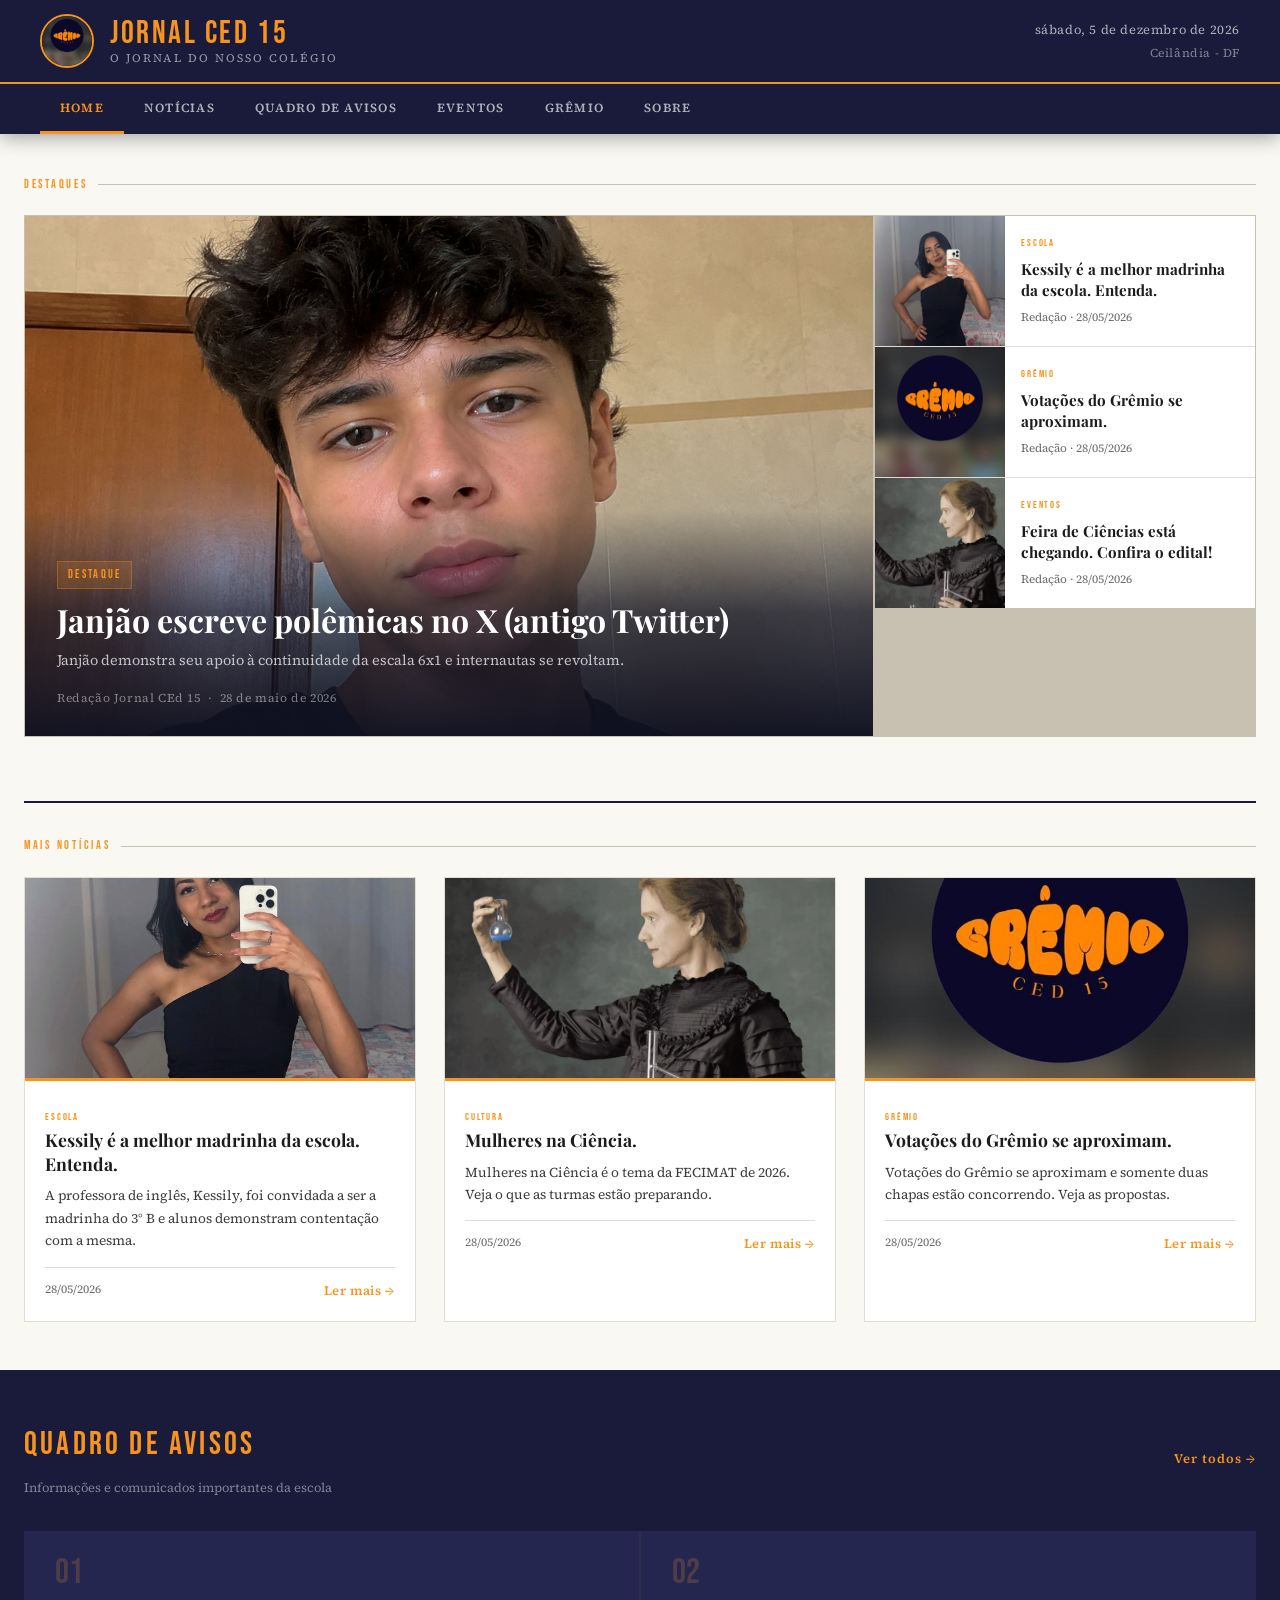
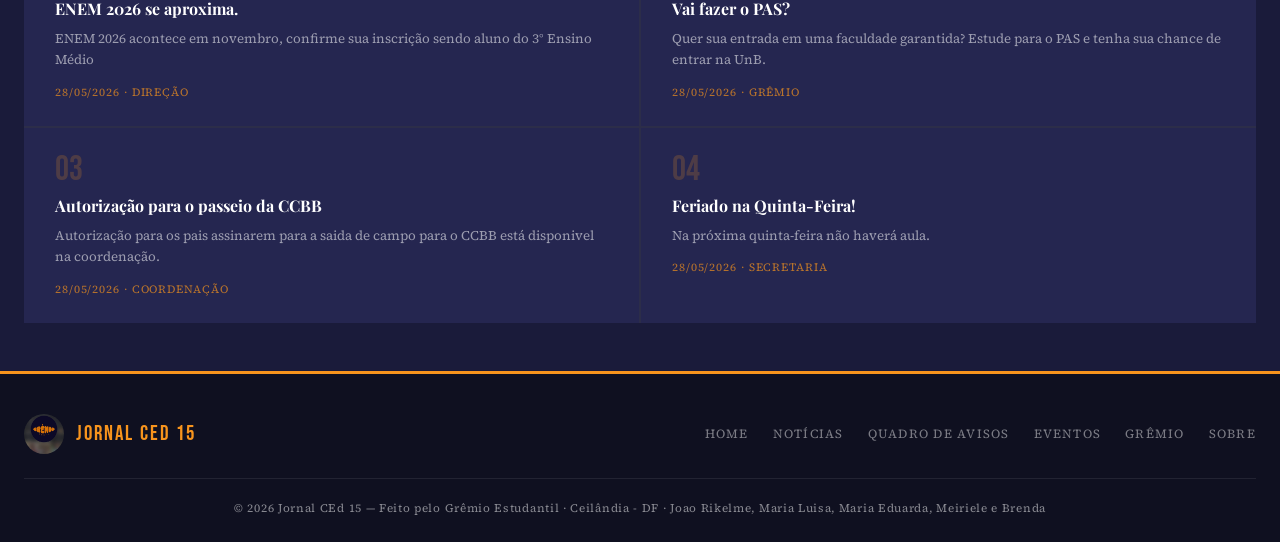
<file: index.html>
<!DOCTYPE html>
<html lang="pt-BR">
<head>
  <meta charset="UTF-8" />
  <meta name="viewport" content="width=device-width, initial-scale=1.0" />
  <title>Jornal CEd 15 — Home</title>
  <link rel="stylesheet" href="css/style.css" />
</head>
<body>
  
  <!-- HEADER -->
  <header class="site-header">
    <div class="header-top">
      <div class="header-brand">
        <img src="images/logo.jpeg" alt="Logo Grêmio CED 15" class="header-logo" />
        <div class="header-title">
          <span class="main-name">JORNAL CED 15</span>
          <span class="sub-name">O jornal do nosso colégio</span>
        </div>
      </div>
      <div class="header-meta">
        <div class="date" id="current-date">Carregando...</div>
        <div>Ceilândia - DF</div>
      </div>
    </div>
    <nav class="site-nav" aria-label="Navegação principal">
      <a href="index.html" class="active">Home</a>
      <a href="pages/noticias.html">Notícias</a>
      <a href="pages/quadro.html">Quadro de Avisos</a>
      <a href="pages/eventos.html">Eventos</a>
      <a href="pages/gremio.html">Grêmio</a>
      <a href="pages/sobre.html">Sobre</a>
    </nav>
  </header>

  <!-- MAIN -->
  <main>
    <div class="page-wrapper">

      <!-- DESTAQUES -->
      <section class="hero-section" aria-label="Notícias em destaque">
        <div class="section-label">Destaques</div>

        <div class="hero-grid">

          <!-- NOTÍCIA PRINCIPAL -->
          <article class="hero-main" onclick="window.location='pages/noticia-janjao.html'" style="cursor:pointer;">
            <img src="images/foto2.jpeg" alt="Foto da notícia principal" />
            <div class="card-overlay">
              <span class="card-category">Destaque</span>
              <h2 class="card-title"><a href="pages/noticia-janjao.html" style="color:inherit;text-decoration:none;">Janjão escreve polêmicas no X (antigo Twitter)</a></h2>
              <p class="card-excerpt">Janjão demonstra seu apoio à continuidade da escala 6x1 e internautas se revoltam.</p>
              <div class="card-meta">Redação Jornal CEd 15 &nbsp;·&nbsp; <span id="main-date">28 de maio de 2026</span></div>
            </div>
          </article>

          <!-- LATERAL -->
          <aside class="hero-side">

            <article class="side-card" onclick="window.location='pages/noticia-kessily.html'" style="cursor:pointer;">
              <img src="images/kessily.jpeg" alt="Foto notícia 2" />
              <div class="side-card-body">
                <span class="card-category">Escola</span>
                <h3 class="card-title"><a href="pages/noticia-kessily.html" style="color:inherit;text-decoration:none;">Kessily é a melhor madrinha da escola. Entenda.</a></h3>
                <div class="card-meta">Redação · 28/05/2026</div>
              </div>
            </article>

            <article class="side-card">
              <img src="images/logo.jpeg" alt="Foto notícia 3" />
              <div class="side-card-body">
                <span class="card-category">Grêmio</span>
                <h3 class="card-title">Votações do Grêmio se aproximam.</h3>
                <div class="card-meta">Redação · 28/05/2026</div>
              </div>
            </article>

            <article class="side-card">
              <img src="images/madame-curie.webp" alt="Foto notícia 4" />
              <div class="side-card-body">
                <span class="card-category">Eventos</span>
                <h3 class="card-title">Feira de Ciências está chegando. Confira o edital!</h3>
                <div class="card-meta">Redação · 28/05/2026</div>
              </div>
            </article>

          </aside>
        </div>
      </section>

      <!-- DIVISOR -->
      <hr class="section-divider" />

      <!-- GRADE DE NOTÍCIAS -->
      <section class="news-section" aria-label="Mais notícias">
        <div class="section-label">Mais Notícias</div>

        <div class="news-grid">

          <article class="news-card">
            <img src="images/kessily.jpeg" alt="Foto notícia" />
            <div class="news-card-body">
              <span class="card-category">Escola</span>
              <h3 class="card-title">Kessily é a melhor madrinha da escola. Entenda.</h3>
              <p class="card-excerpt">A professora de inglês, Kessily, foi convidada a ser a madrinha do 3° B e alunos demonstram contentação com a mesma.</p>
              <div class="card-meta">
                <span>28/05/2026</span>
                <a href="#" class="read-more">Ler mais →</a>
              </div>
            </div>
          </article>

          <article class="news-card">
            <img src="images/madame-curie.webp" alt="Foto notícia" />
            <div class="news-card-body">
              <span class="card-category">Cultura</span>
              <h3 class="card-title">Mulheres na Ciência.</h3>
              <p class="card-excerpt">Mulheres na Ciência é o tema da FECIMAT de 2026. Veja o que as turmas estão preparando.</p>
              <div class="card-meta">
                <span>28/05/2026</span>
                <a href="#" class="read-more">Ler mais →</a>
              </div>
            </div>
          </article>

          <article class="news-card">
            <img src="images/logo.jpeg" alt="Foto notícia" />
            <div class="news-card-body">
              <span class="card-category">Grêmio</span>
              <h3 class="card-title">Votações do Grêmio se aproximam.</h3>
              <p class="card-excerpt">Votações do Grêmio se aproximam e somente duas chapas estão concorrendo. Veja as propostas.</p>
              <div class="card-meta">
                <span>28/05/2026</span>
                <a href="#" class="read-more">Ler mais →</a>
              </div>
            </div>
          </article>

        </div>
      </section>
    </div>

    <!-- QUADRO DE NOTICIAS (preview) -->
    <section class="board-section" aria-label="Quadro de avisos">
      <div class="page-wrapper">
        <div class="board-header">
          <div>
            <div class="board-title">QUADRO DE AVISOS</div>
            <div class="board-subtitle">Informações e comunicados importantes da escola</div>
          </div>
          <a href="pages/quadro.html" style="font-size:0.8rem;color:var(--orange);letter-spacing:0.08em;font-family:var(--font-body);font-weight:600;">
            Ver todos →
          </a>
        </div>

        <div class="board-grid">

          <div class="board-item">
            <div class="board-item-number">01</div>
            <h3 class="board-item-title">ENEM 2026 se aproxima.</h3>
            <p class="board-item-body">ENEM 2026 acontece em novembro, confirme sua inscrição sendo aluno do 3° Ensino Médio</p>
            <div class="board-item-meta">28/05/2026 · Direção</div>
          </div>

          <div class="board-item">
            <div class="board-item-number">02</div>
            <h3 class="board-item-title">Vai fazer o PAS?</h3>
            <p class="board-item-body">Quer sua entrada em uma faculdade garantida? Estude para o PAS e tenha sua chance de entrar na UnB.</p>
            <div class="board-item-meta">28/05/2026 · Grêmio</div>
          </div>

          <div class="board-item">
            <div class="board-item-number">03</div>
            <h3 class="board-item-title">Autorização para o passeio da CCBB</h3>
            <p class="board-item-body">Autorização para os pais assinarem para a saida de campo para o CCBB está disponivel na coordenação.</p>
            <div class="board-item-meta">28/05/2026 · Coordenação</div>
          </div>

          <div class="board-item">
            <div class="board-item-number">04</div>
            <h3 class="board-item-title">Feriado na Quinta-Feira!</h3>
            <p class="board-item-body">Na próxima quinta-feira não haverá aula.</p>
            <div class="board-item-meta">28/05/2026 · Secretaria</div>
          </div>

        </div>
      </div>
    </section>

  </main>

  <!-- FOOTER -->
  <footer class="site-footer">
    <div class="page-wrapper">
      <div class="footer-inner">
        <div class="footer-brand">
          <img src="images/logo.jpeg" alt="Logo" />
          <span class="footer-brand-name">JORNAL CED 15</span>
        </div>
        <nav class="footer-nav" aria-label="Footer navigation">
          <a href="index.html">Home</a>
          <a href="pages/noticias.html">Notícias</a>
          <a href="pages/quadro.html">Quadro de Avisos</a>
          <a href="pages/eventos.html">Eventos</a>
          <a href="pages/gremio.html">Grêmio</a>
          <a href="pages/sobre.html">Sobre</a>
        </nav>
      </div>
      <div class="footer-bottom">
        &copy; 2026 Jornal CEd 15 — Feito pelo Grêmio Estudantil · Ceilândia - DF · Joao Rikelme, Maria Luisa, Maria Eduarda, Meiriele e Brenda
      </div>
    </div>
  </footer>

  <script src="js/main.js"></script>
</body>
</html>
</file>
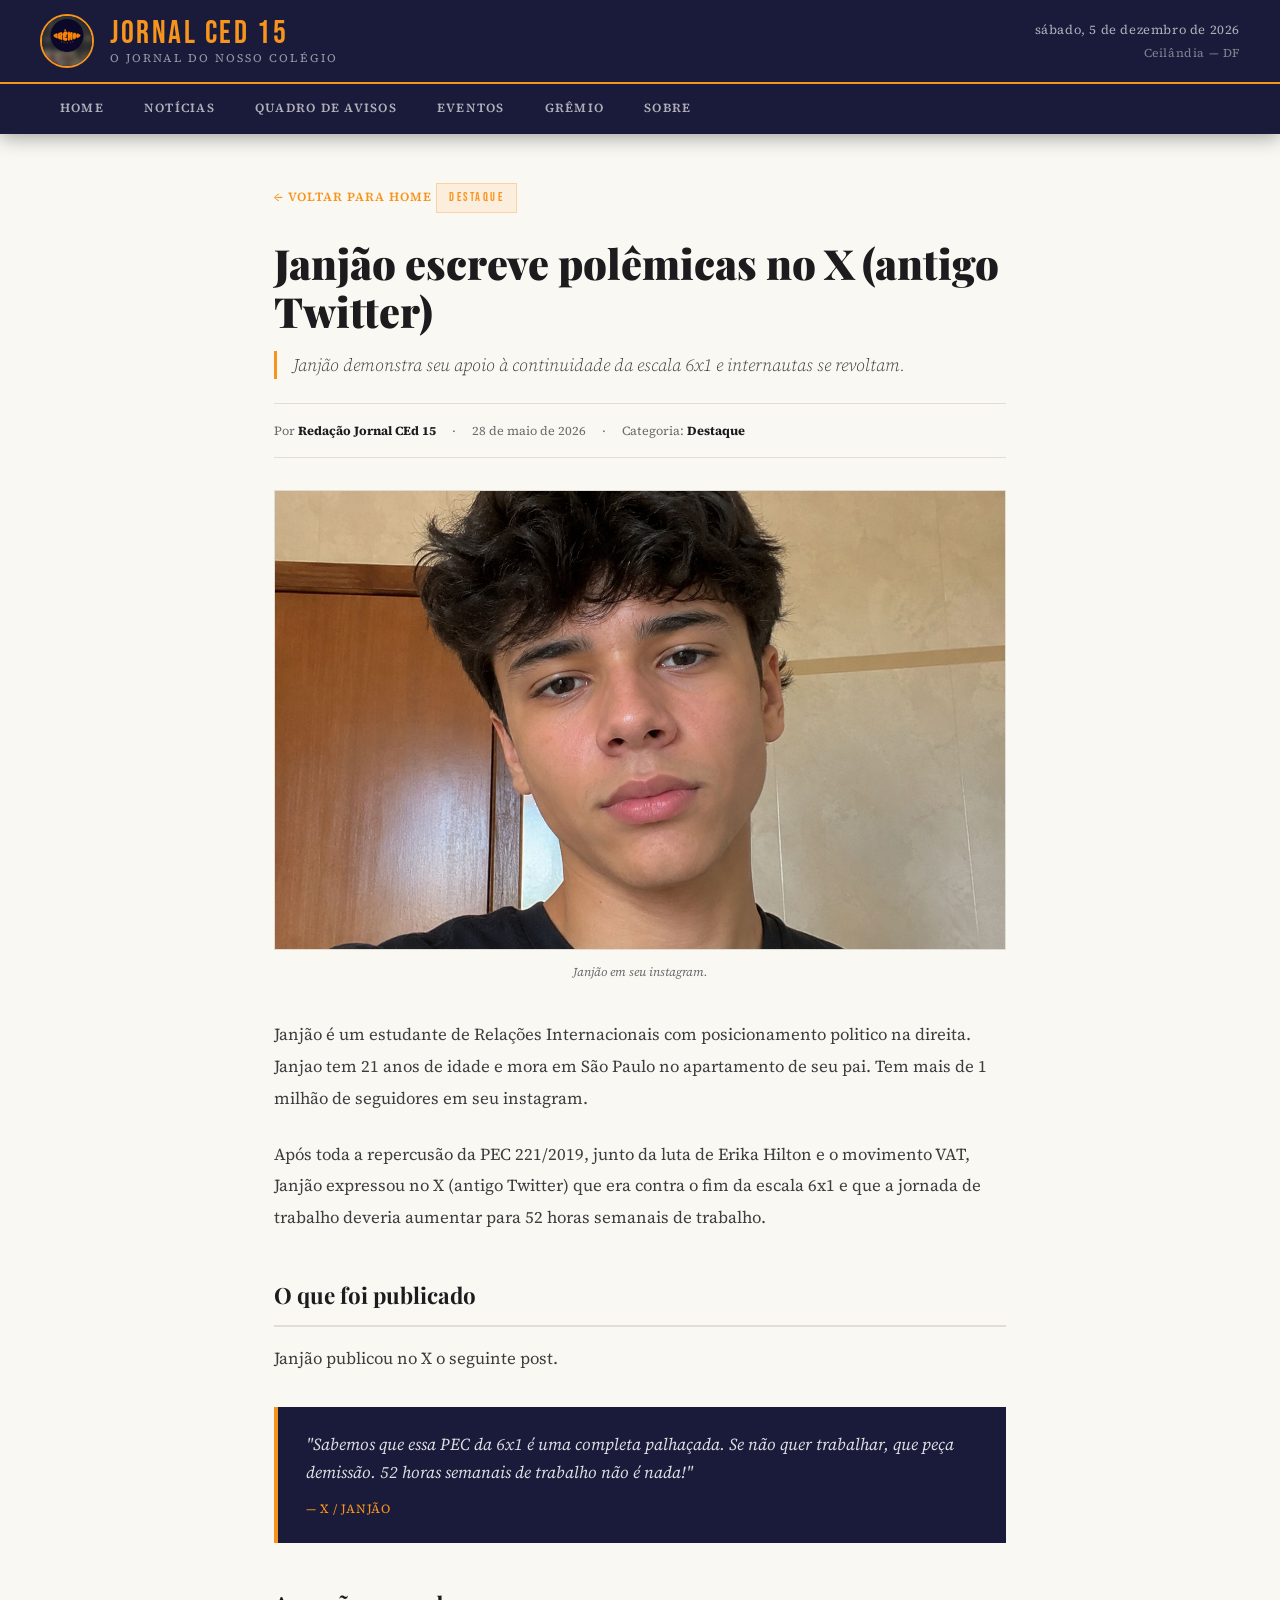
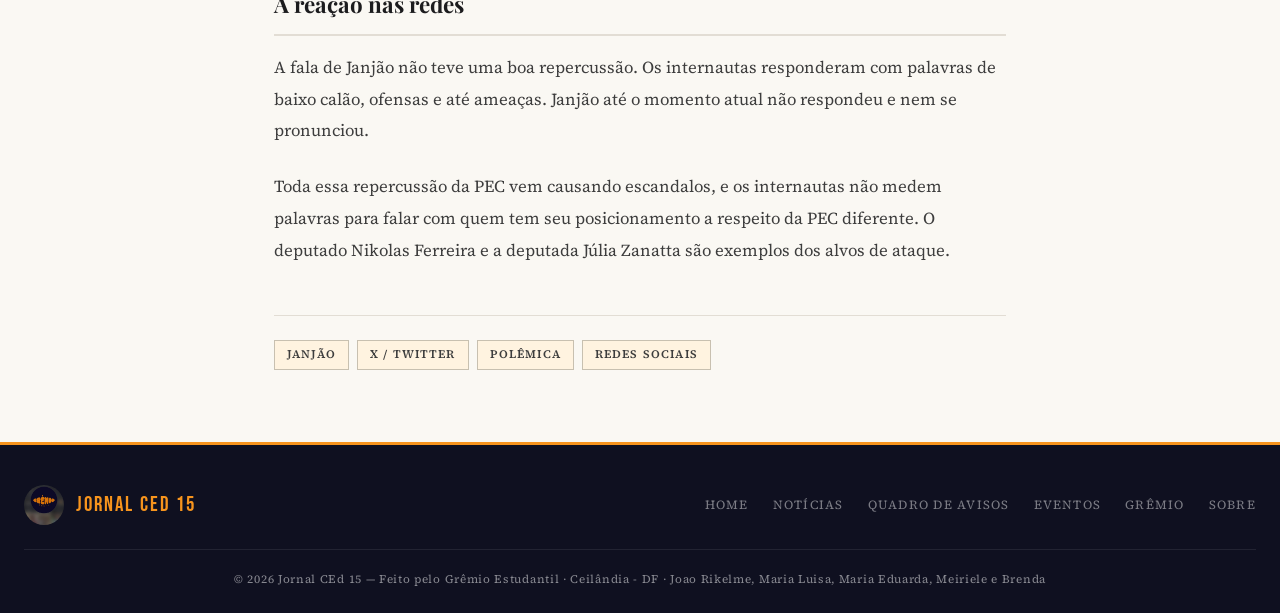
<file: pages/noticia-janjao.html>
<!DOCTYPE html>
<html lang="pt-BR">
<head>
  <meta charset="UTF-8" />
  <meta name="viewport" content="width=device-width, initial-scale=1.0" />
  <title>Janjão escreve polêmicas no X — Jornal CEd 15</title>
  <link rel="stylesheet" href="../css/style.css" />
  <style>
    /* ── Artigo completo ── */
    .article-wrapper {
      max-width: 780px;
      margin: 0 auto;
      padding: 48px 24px 72px;
    }

    .article-back {
      display: inline-flex;
      align-items: center;
      gap: 6px;
      font-size: 0.78rem;
      font-family: var(--font-body);
      font-weight: 600;
      letter-spacing: 0.08em;
      text-transform: uppercase;
      color: var(--orange);
      margin-bottom: 32px;
      transition: gap 0.2s;
    }
    .article-back:hover { gap: 10px; }

    .article-category {
      font-family: var(--font-display);
      font-size: 0.72rem;
      letter-spacing: 0.22em;
      text-transform: uppercase;
      color: var(--orange);
      background: rgba(247,148,29,0.1);
      border: 1px solid rgba(247,148,29,0.3);
      padding: 4px 12px;
      display: inline-block;
      margin-bottom: 20px;
    }

    .article-title {
      font-family: var(--font-serif);
      font-size: 2.6rem;
      font-weight: 900;
      line-height: 1.15;
      color: var(--ink);
      margin-bottom: 16px;
    }

    .article-subtitle {
      font-size: 1.1rem;
      color: var(--ink-mid);
      font-family: var(--font-body);
      font-weight: 300;
      font-style: italic;
      line-height: 1.6;
      margin-bottom: 24px;
      border-left: 3px solid var(--orange);
      padding-left: 16px;
    }

    .article-meta {
      display: flex;
      align-items: center;
      gap: 16px;
      font-size: 0.78rem;
      color: var(--ink-light);
      font-family: var(--font-body);
      padding: 16px 0;
      border-top: 1px solid var(--border);
      border-bottom: 1px solid var(--border);
      margin-bottom: 32px;
    }

    .article-meta strong {
      color: var(--ink);
    }

    .article-hero-img {
      width: 100%;
      max-height: 460px;
      object-fit: cover;
      margin-bottom: 12px;
      border: 1px solid var(--border);
    }

    .article-img-caption {
      font-size: 0.75rem;
      color: var(--ink-light);
      font-style: italic;
      text-align: center;
      margin-bottom: 36px;
    }

    .article-body {
      font-family: var(--font-body);
      font-size: 1.05rem;
      line-height: 1.9;
      color: var(--ink-mid);
    }

    .article-body p {
      margin-bottom: 24px;
    }

    .article-body h2 {
      font-family: var(--font-serif);
      font-size: 1.4rem;
      font-weight: 700;
      color: var(--ink);
      margin: 40px 0 16px;
      padding-bottom: 8px;
      border-bottom: 2px solid var(--border);
    }

    .article-body blockquote {
      background: var(--navy);
      border-left: 4px solid var(--orange);
      margin: 32px 0;
      padding: 24px 28px;
      color: rgba(255,255,255,0.85);
      font-size: 1.05rem;
      font-style: italic;
      line-height: 1.7;
    }

    .article-body blockquote cite {
      display: block;
      margin-top: 10px;
      font-size: 0.78rem;
      font-style: normal;
      color: var(--orange);
      letter-spacing: 0.06em;
      text-transform: uppercase;
    }

    .article-tags {
      display: flex;
      gap: 8px;
      flex-wrap: wrap;
      margin-top: 48px;
      padding-top: 24px;
      border-top: 1px solid var(--border);
    }

    .article-tag {
      font-size: 0.72rem;
      font-family: var(--font-body);
      font-weight: 600;
      letter-spacing: 0.1em;
      text-transform: uppercase;
      background: var(--orange-pale);
      color: var(--ink-mid);
      border: 1px solid var(--border-dark);
      padding: 4px 12px;
    }

    @media (max-width: 640px) {
      .article-title { font-size: 1.8rem; }
      .article-wrapper { padding: 32px 16px 56px; }
    }
  </style>
</head>
<body>

  <header class="site-header">
    <div class="header-top">
      <div class="header-brand">
        <img src="../images/logo.jpeg" alt="Logo Grêmio CED 15" class="header-logo" />
        <div class="header-title">
          <span class="main-name">JORNAL CED 15</span>
          <span class="sub-name">O jornal do nosso colégio</span>
        </div>
      </div>
      <div class="header-meta">
        <div class="date" id="current-date">Carregando...</div>
        <div>Ceilândia — DF</div>
      </div>
    </div>
    <nav class="site-nav" aria-label="Navegação principal">
      <a href="../index.html">Home</a>
      <a href="noticias.html">Notícias</a>
      <a href="quadro.html">Quadro de Avisos</a>
      <a href="eventos.html">Eventos</a>
      <a href="gremio.html">Grêmio</a>
      <a href="sobre.html">Sobre</a>
    </nav>
  </header>

  <main>
    <div class="article-wrapper">

      <a href="../index.html" class="article-back">← Voltar para Home</a>

      <span class="article-category">Destaque</span>

      <h1 class="article-title">Janjão escreve polêmicas no X (antigo Twitter)</h1>

      <p class="article-subtitle">
        Janjão demonstra seu apoio à continuidade da escala 6x1 e internautas se revoltam.
      </p>

      <div class="article-meta">
        <span>Por <strong>Redação Jornal CEd 15</strong></span>
        <span>·</span>
        <span id="article-date">28 de maio de 2026</span>
        <span>·</span>
        <span>Categoria: <strong>Destaque</strong></span>
      </div>

      <img
        src="../images/foto2.jpeg"
        alt="Foto da notícia — Janjão"
        class="article-hero-img"
      />
      <p class="article-img-caption">Janjão em seu instagram.</p>

      <div class="article-body">

        <p>
          Janjão é um estudante de Relações Internacionais com posicionamento politico na direita. Janjao tem 21 anos de idade e mora em São Paulo no apartamento de seu pai. Tem mais de 1 milhão de seguidores em seu instagram.
        </p>

        <p>
          Após toda a repercusão da PEC 221/2019, junto da luta de Erika Hilton e o movimento VAT, Janjão expressou no X (antigo Twitter) que era contra o fim da escala 6x1 e que a jornada de trabalho deveria aumentar para 52 horas semanais de trabalho.
        </p>

        <h2>O que foi publicado</h2>

        <p>
          Janjão publicou no X o seguinte post.
        </p>

        <blockquote>
          "Sabemos que essa PEC da 6x1 é uma completa palhaçada. Se não quer trabalhar, que peça demissão. 52 horas semanais de trabalho não é nada!"
          <cite>— X / Janjão</cite>
        </blockquote>

        <h2>A reação nas redes</h2>

        <p>
          A fala de Janjão não teve uma boa repercussão. Os internautas responderam com palavras de baixo calão, ofensas e até ameaças. Janjão até o momento atual não respondeu e nem se pronunciou.
        </p>

        <p>
          Toda essa repercussão da PEC vem causando escandalos, e os internautas não medem palavras para falar com quem tem seu posicionamento a respeito da PEC diferente. O deputado Nikolas Ferreira e a deputada Júlia Zanatta são exemplos dos alvos de ataque.
        </p>

      </div>

      <div class="article-tags">
        <span class="article-tag">Janjão</span>
        <span class="article-tag">X / Twitter</span>
        <span class="article-tag">Polêmica</span>
        <span class="article-tag">Redes Sociais</span>
      </div>

    </div>
  </main>

  <footer class="site-footer">
    <div class="page-wrapper">
      <div class="footer-inner">
        <div class="footer-brand">
          <img src="../images/logo.jpeg" alt="Logo" />
          <span class="footer-brand-name">JORNAL CED 15</span>
        </div>
        <nav class="footer-nav">
          <a href="../index.html">Home</a>
          <a href="noticias.html">Notícias</a>
          <a href="quadro.html">Quadro de Avisos</a>
          <a href="eventos.html">Eventos</a>
          <a href="gremio.html">Grêmio</a>
          <a href="sobre.html">Sobre</a>
        </nav>
      </div>
      <div class="footer-bottom">
        &copy; 2026 Jornal CEd 15 — Feito pelo Grêmio Estudantil · Ceilândia - DF · Joao Rikelme, Maria Luisa, Maria Eduarda, Meiriele e Brenda
      </div>
    </div>
  </footer>

  <script src="../js/main.js"></script>
</body>
</html>
</file>
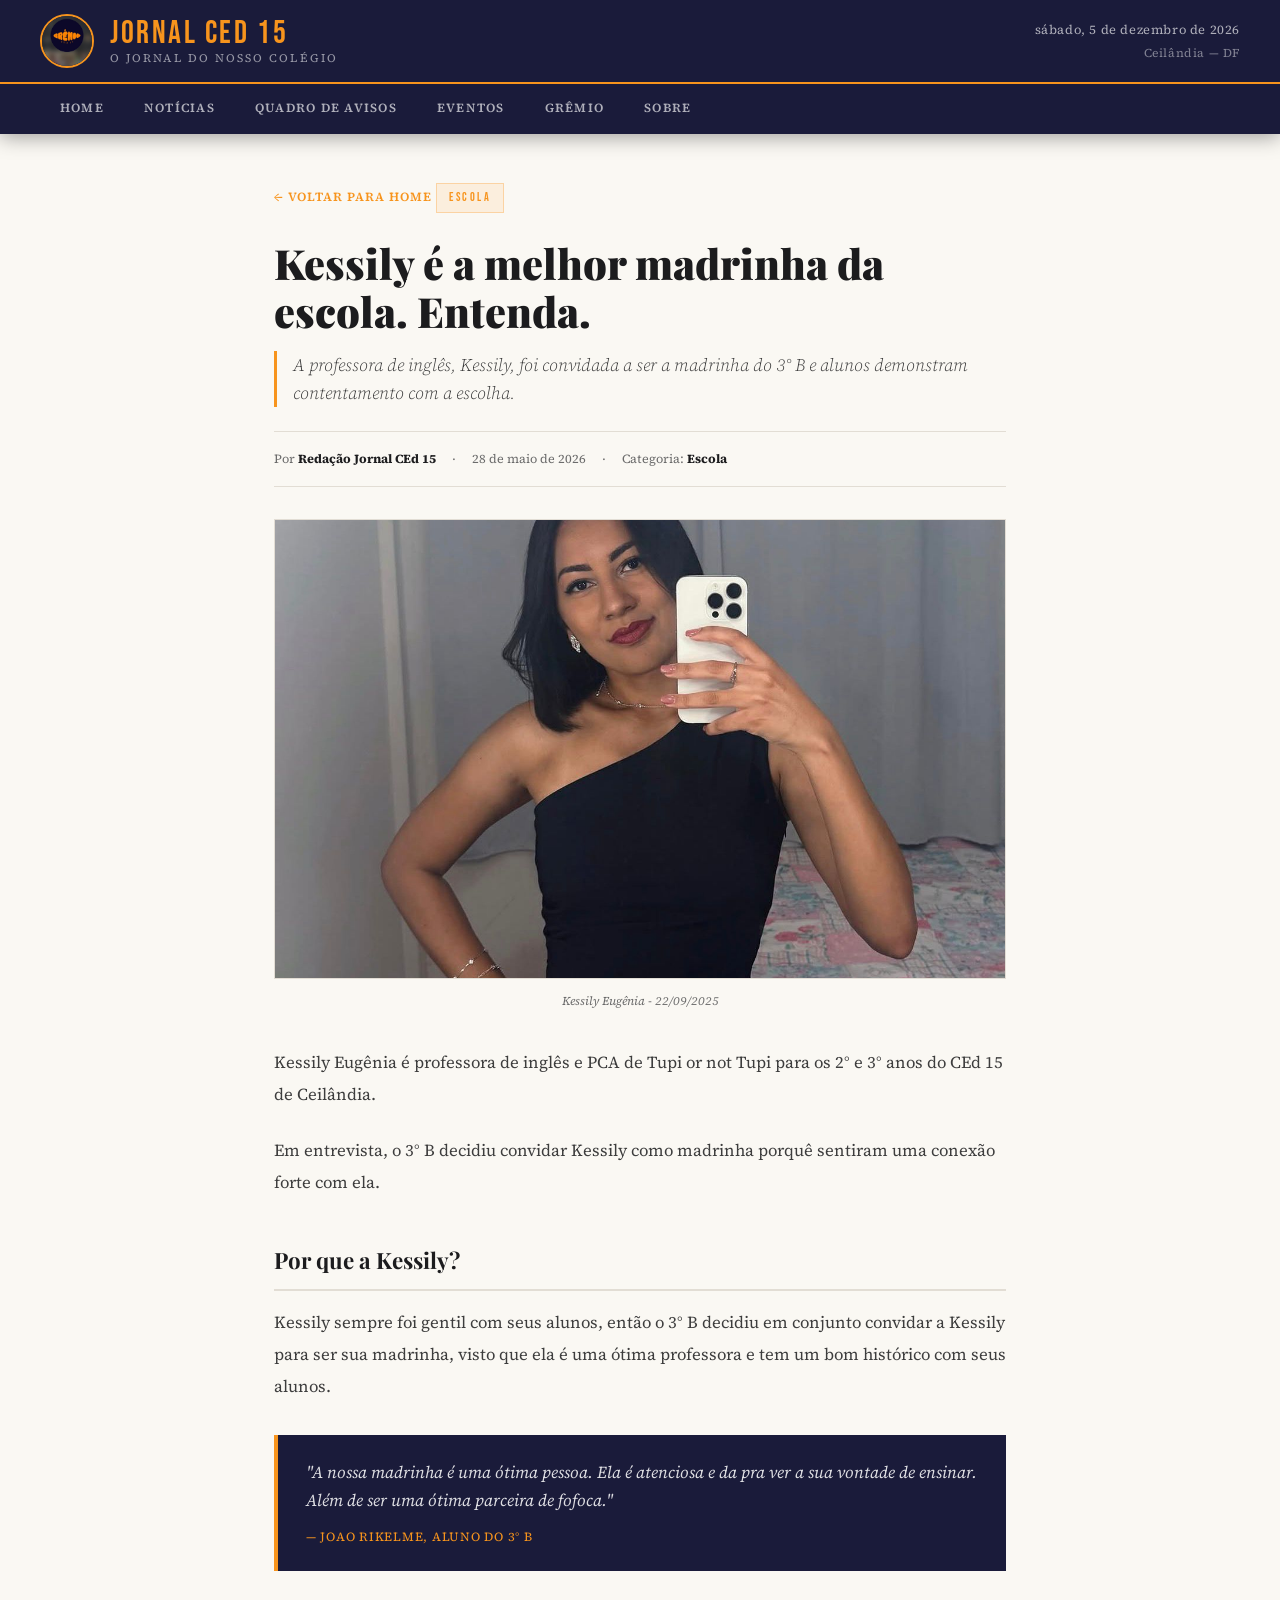
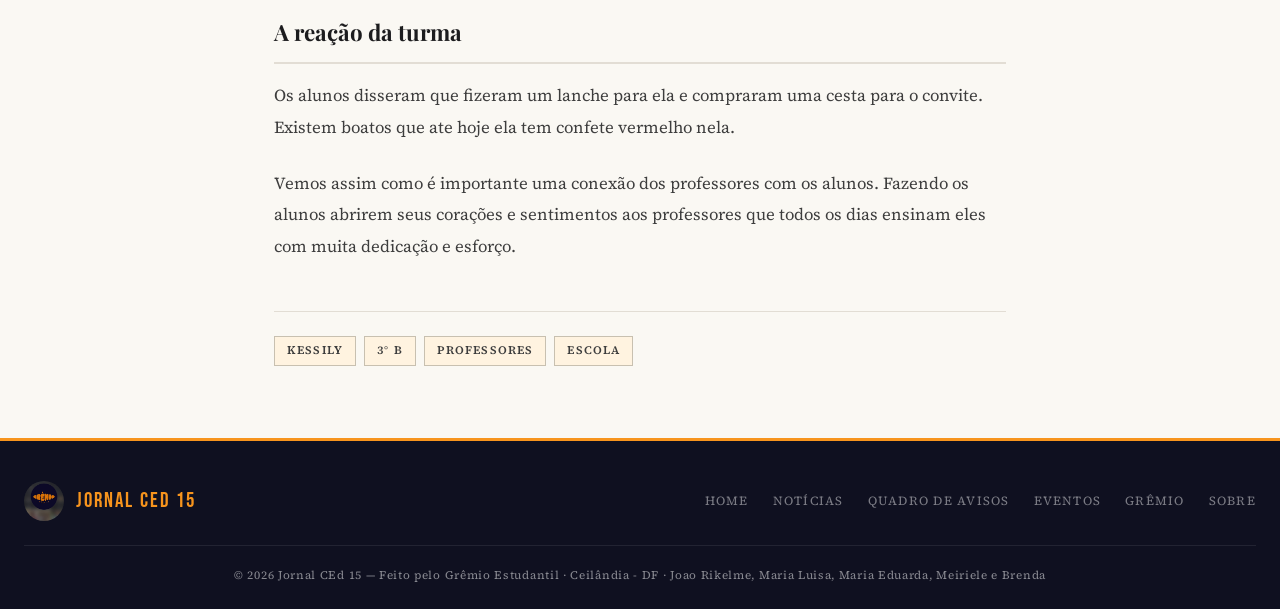
<file: pages/noticia-kessily.html>
<!DOCTYPE html>
<html lang="pt-BR">
<head>
  <meta charset="UTF-8" />
  <meta name="viewport" content="width=device-width, initial-scale=1.0" />
  <title>Kessily é a melhor madrinha da escola — Jornal CEd 15</title>
  <link rel="stylesheet" href="../css/style.css" />
  <style>
    .article-wrapper {
      max-width: 780px;
      margin: 0 auto;
      padding: 48px 24px 72px;
    }

    .article-back {
      display: inline-flex;
      align-items: center;
      gap: 6px;
      font-size: 0.78rem;
      font-family: var(--font-body);
      font-weight: 600;
      letter-spacing: 0.08em;
      text-transform: uppercase;
      color: var(--orange);
      margin-bottom: 32px;
      transition: gap 0.2s;
    }
    .article-back:hover { gap: 10px; }

    .article-category {
      font-family: var(--font-display);
      font-size: 0.72rem;
      letter-spacing: 0.22em;
      text-transform: uppercase;
      color: var(--orange);
      background: rgba(247,148,29,0.1);
      border: 1px solid rgba(247,148,29,0.3);
      padding: 4px 12px;
      display: inline-block;
      margin-bottom: 20px;
    }

    .article-title {
      font-family: var(--font-serif);
      font-size: 2.6rem;
      font-weight: 900;
      line-height: 1.15;
      color: var(--ink);
      margin-bottom: 16px;
    }

    .article-subtitle {
      font-size: 1.1rem;
      color: var(--ink-mid);
      font-family: var(--font-body);
      font-weight: 300;
      font-style: italic;
      line-height: 1.6;
      margin-bottom: 24px;
      border-left: 3px solid var(--orange);
      padding-left: 16px;
    }

    .article-meta {
      display: flex;
      align-items: center;
      gap: 16px;
      font-size: 0.78rem;
      color: var(--ink-light);
      font-family: var(--font-body);
      padding: 16px 0;
      border-top: 1px solid var(--border);
      border-bottom: 1px solid var(--border);
      margin-bottom: 32px;
    }

    .article-meta strong { color: var(--ink); }

    .article-hero-img {
      width: 100%;
      max-height: 460px;
      object-fit: cover;
      margin-bottom: 12px;
      border: 1px solid var(--border);
    }

    .article-img-caption {
      font-size: 0.75rem;
      color: var(--ink-light);
      font-style: italic;
      text-align: center;
      margin-bottom: 36px;
    }

    .article-body {
      font-family: var(--font-body);
      font-size: 1.05rem;
      line-height: 1.9;
      color: var(--ink-mid);
    }

    .article-body p { margin-bottom: 24px; }

    .article-body h2 {
      font-family: var(--font-serif);
      font-size: 1.4rem;
      font-weight: 700;
      color: var(--ink);
      margin: 40px 0 16px;
      padding-bottom: 8px;
      border-bottom: 2px solid var(--border);
    }

    .article-body blockquote {
      background: var(--navy);
      border-left: 4px solid var(--orange);
      margin: 32px 0;
      padding: 24px 28px;
      color: rgba(255,255,255,0.85);
      font-size: 1.05rem;
      font-style: italic;
      line-height: 1.7;
    }

    .article-body blockquote cite {
      display: block;
      margin-top: 10px;
      font-size: 0.78rem;
      font-style: normal;
      color: var(--orange);
      letter-spacing: 0.06em;
      text-transform: uppercase;
    }

    .article-tags {
      display: flex;
      gap: 8px;
      flex-wrap: wrap;
      margin-top: 48px;
      padding-top: 24px;
      border-top: 1px solid var(--border);
    }

    .article-tag {
      font-size: 0.72rem;
      font-family: var(--font-body);
      font-weight: 600;
      letter-spacing: 0.1em;
      text-transform: uppercase;
      background: var(--orange-pale);
      color: var(--ink-mid);
      border: 1px solid var(--border-dark);
      padding: 4px 12px;
    }

    @media (max-width: 640px) {
      .article-title { font-size: 1.8rem; }
      .article-wrapper { padding: 32px 16px 56px; }
    }
  </style>
</head>
<body>

  <header class="site-header">
    <div class="header-top">
      <div class="header-brand">
        <img src="../images/logo.jpeg" alt="Logo Grêmio CED 15" class="header-logo" />
        <div class="header-title">
          <span class="main-name">JORNAL CED 15</span>
          <span class="sub-name">O jornal do nosso colégio</span>
        </div>
      </div>
      <div class="header-meta">
        <div class="date" id="current-date">Carregando...</div>
        <div>Ceilândia — DF</div>
      </div>
    </div>
    <nav class="site-nav" aria-label="Navegação principal">
      <a href="../index.html">Home</a>
      <a href="noticias.html">Notícias</a>
      <a href="quadro.html">Quadro de Avisos</a>
      <a href="eventos.html">Eventos</a>
      <a href="gremio.html">Grêmio</a>
      <a href="sobre.html">Sobre</a>
    </nav>
  </header>

  <main>
    <div class="article-wrapper">

      <a href="../index.html" class="article-back">← Voltar para Home</a>

      <span class="article-category">Escola</span>

      <h1 class="article-title">Kessily é a melhor madrinha da escola. Entenda.</h1>

      <p class="article-subtitle">
        A professora de inglês, Kessily, foi convidada a ser a madrinha do 3° B e alunos demonstram contentamento com a escolha.
      </p>

      <div class="article-meta">
        <span>Por <strong>Redação Jornal CEd 15</strong></span>
        <span>·</span>
        <span id="article-date">28 de maio de 2026</span>
        <span>·</span>
        <span>Categoria: <strong>Escola</strong></span>
      </div>

      <img
        src="../images/kessily.jpeg"
        alt="Foto da professora Kessily"
        class="article-hero-img"
      />
      <p class="article-img-caption">Kessily Eugênia - 22/09/2025</p>

      <div class="article-body">

        <p>
          Kessily Eugênia é professora de inglês e PCA de Tupi or not Tupi para os 2° e 3° anos do CEd 15 de Ceilândia.
        </p>

        <p>
          Em entrevista, o 3° B decidiu convidar Kessily como madrinha porquê sentiram uma conexão forte com ela.
        </p>

        <h2>Por que a Kessily?</h2>

        <p>
          Kessily sempre foi gentil com seus alunos, então o 3° B decidiu em conjunto convidar a Kessily para ser sua madrinha, visto que ela é uma ótima professora e tem um bom histórico com seus alunos.
        </p>

        <blockquote>
          "A nossa madrinha é uma ótima pessoa. Ela é atenciosa e da pra ver a sua vontade de ensinar. Além de ser uma ótima parceira de fofoca."
          <cite>— Joao Rikelme, Aluno do 3° B</cite>
        </blockquote>

        <h2>A reação da turma</h2>

        <p>
          Os alunos disseram que fizeram um lanche para ela e compraram uma cesta para o convite. Existem boatos que ate hoje ela tem confete vermelho nela.
        </p>

        <p>
          Vemos assim como é importante uma conexão dos professores com os alunos. Fazendo os alunos abrirem seus corações e sentimentos aos professores que todos os dias ensinam eles com muita dedicação e esforço.
        </p>

      </div>

      <div class="article-tags">
        <span class="article-tag">Kessily</span>
        <span class="article-tag">3° B</span>
        <span class="article-tag">Professores</span>
        <span class="article-tag">Escola</span>
      </div>

    </div>
  </main>

  <footer class="site-footer">
    <div class="page-wrapper">
      <div class="footer-inner">
        <div class="footer-brand">
          <img src="../images/logo.jpeg" alt="Logo" />
          <span class="footer-brand-name">JORNAL CED 15</span>
        </div>
        <nav class="footer-nav">
          <a href="../index.html">Home</a>
          <a href="noticias.html">Notícias</a>
          <a href="quadro.html">Quadro de Avisos</a>
          <a href="eventos.html">Eventos</a>
          <a href="gremio.html">Grêmio</a>
          <a href="sobre.html">Sobre</a>
        </nav>
      </div>
      <div class="footer-bottom">
        &copy; 2026 Jornal CEd 15 — Feito pelo Grêmio Estudantil · Ceilândia - DF · Joao Rikelme, Maria Luisa, Maria Eduarda, Meiriele e Brenda
      </div>
    </div>
  </footer>

  <script src="../js/main.js"></script>
</body>
</html>
</file>
<file: css/style.css>
@import url('https://fonts.googleapis.com/css2?family=Playfair+Display:ital,wght@0,400;0,700;0,900;1,400;1,700&family=Source+Serif+4:ital,opsz,wght@0,8..60,300;0,8..60,400;0,8..60,600;1,8..60,300;1,8..60,400&family=Bebas+Neue&display=swap');

/* ==================== RESET & BASE ==================== */
*, *::before, *::after {
  box-sizing: border-box;
  margin: 0;
  padding: 0;
}

:root {
  --navy: #1a1b3a;
  --navy-dark: #0f1020;
  --navy-mid: #252650;
  --orange: #f7941d;
  --orange-light: #ffb347;
  --orange-pale: #fff3e0;
  --cream: #faf8f3;
  --ink: #1c1c1e;
  --ink-mid: #3d3d3d;
  --ink-light: #6b6b6b;
  --border: #e2ddd4;
  --border-dark: #c8c0b0;
  --white: #ffffff;

  --font-display: 'Bebas Neue', sans-serif;
  --font-serif: 'Playfair Display', Georgia, serif;
  --font-body: 'Source Serif 4', Georgia, serif;
}

html {
  scroll-behavior: smooth;
}

body {
  background-color: var(--cream);
  color: var(--ink);
  font-family: var(--font-body);
  font-size: 16px;
  line-height: 1.7;
  min-height: 100vh;
}

a {
  color: inherit;
  text-decoration: none;
}

img {
  display: block;
  max-width: 100%;
}

/* ==================== TICKER ==================== */
.ticker-bar {
  background: var(--navy-dark);
  color: var(--orange);
  font-family: var(--font-body);
  font-size: 0.78rem;
  font-weight: 600;
  letter-spacing: 0.04em;
  padding: 7px 0;
  overflow: hidden;
  white-space: nowrap;
}

.ticker-inner {
  display: inline-flex;
  gap: 4rem;
  animation: ticker 30s linear infinite;
}

.ticker-inner span::before {
  content: '◆ ';
  color: var(--orange);
  opacity: 0.6;
}

@keyframes ticker {
  0% { transform: translateX(0); }
  100% { transform: translateX(-50%); }
}

/* ==================== HEADER ==================== */
.site-header {
  background: var(--navy);
  padding: 0;
  position: sticky;
  top: 0;
  z-index: 100;
  box-shadow: 0 2px 20px rgba(0,0,0,0.4);
}

.header-top {
  display: flex;
  align-items: center;
  justify-content: space-between;
  padding: 14px 40px;
  border-bottom: 2px solid var(--orange);
}

.header-brand {
  display: flex;
  align-items: center;
  gap: 16px;
}

.header-logo {
  width: 54px;
  height: 54px;
  border-radius: 50%;
  object-fit: cover;
  border: 2px solid var(--orange);
}

.header-title {
  display: flex;
  flex-direction: column;
  line-height: 1;
}

.header-title .main-name {
  font-family: var(--font-display);
  font-size: 2rem;
  color: var(--orange);
  letter-spacing: 0.08em;
  line-height: 1;
}

.header-title .sub-name {
  font-family: var(--font-body);
  font-size: 0.72rem;
  color: rgba(255,255,255,0.55);
  letter-spacing: 0.18em;
  text-transform: uppercase;
  margin-top: 3px;
}

.header-meta {
  text-align: right;
  color: rgba(255,255,255,0.45);
  font-size: 0.75rem;
  font-family: var(--font-body);
  letter-spacing: 0.05em;
}

.header-meta .date {
  font-size: 0.8rem;
  color: rgba(255,255,255,0.65);
  margin-bottom: 2px;
}

/* ==================== NAVIGATION ==================== */
.site-nav {
  display: flex;
  align-items: center;
  padding: 0 40px;
  gap: 0;
  overflow-x: auto;
}

.site-nav a {
  font-family: var(--font-body);
  font-size: 0.78rem;
  font-weight: 600;
  letter-spacing: 0.1em;
  text-transform: uppercase;
  color: rgba(255,255,255,0.65);
  padding: 13px 20px;
  display: block;
  transition: color 0.2s, background 0.2s;
  white-space: nowrap;
  border-bottom: 3px solid transparent;
}

.site-nav a:hover,
.site-nav a.active {
  color: var(--orange);
  border-bottom-color: var(--orange);
}

/* ==================== MAIN LAYOUT ==================== */
.page-wrapper {
  max-width: 1280px;
  margin: 0 auto;
  padding: 0 24px;
}

/* ==================== HERO / DESTAQUE ==================== */
.hero-section {
  padding: 40px 0 24px;
}

.section-label {
  font-family: var(--font-display);
  font-size: 0.78rem;
  letter-spacing: 0.22em;
  text-transform: uppercase;
  color: var(--orange);
  margin-bottom: 20px;
  display: flex;
  align-items: center;
  gap: 10px;
}

.section-label::after {
  content: '';
  flex: 1;
  height: 1px;
  background: var(--border-dark);
}

.hero-grid {
  display: grid;
  grid-template-columns: 1fr 380px;
  grid-template-rows: auto auto;
  gap: 2px;
  background: var(--border-dark);
  border: 1px solid var(--border-dark);
}

.hero-main {
  grid-row: 1 / 3;
  position: relative;
  overflow: hidden;
  cursor: pointer;
}

.hero-main img {
  width: 100%;
  height: 520px;
  object-fit: cover;
  transition: transform 0.5s ease;
}

.hero-main:hover img {
  transform: scale(1.03);
}

.hero-main:hover .card-title a {
  text-decoration: underline;
  text-underline-offset: 4px;
}

.hero-main .card-overlay {
  position: absolute;
  bottom: 0;
  left: 0;
  right: 0;
  background: linear-gradient(to top, rgba(15,16,32,0.97) 0%, rgba(15,16,32,0.7) 55%, transparent 100%);
  padding: 48px 32px 28px;
}

.hero-main .card-category {
  font-family: var(--font-display);
  font-size: 0.72rem;
  letter-spacing: 0.2em;
  text-transform: uppercase;
  color: var(--orange);
  background: rgba(247,148,29,0.15);
  border: 1px solid rgba(247,148,29,0.3);
  padding: 3px 10px;
  display: inline-block;
  margin-bottom: 12px;
}

.hero-main .card-title {
  font-family: var(--font-serif);
  font-size: 2rem;
  font-weight: 700;
  color: var(--white);
  line-height: 1.2;
  margin-bottom: 10px;
}

.hero-main .card-excerpt {
  font-size: 0.9rem;
  color: rgba(255,255,255,0.72);
  line-height: 1.6;
  margin-bottom: 16px;
}

.hero-main .card-meta {
  font-size: 0.75rem;
  color: rgba(255,255,255,0.45);
  letter-spacing: 0.05em;
}

/* Side cards */
.hero-side {
  background: var(--white);
  display: flex;
  flex-direction: column;
  gap: 0;
}

.side-card {
  display: flex;
  gap: 0;
  border-bottom: 1px solid var(--border);
  overflow: hidden;
  cursor: pointer;
  transition: background 0.2s;
}

.side-card:last-child { border-bottom: none; }

.side-card:hover { background: var(--orange-pale); }

.side-card img {
  width: 130px;
  height: 130px;
  object-fit: cover;
  flex-shrink: 0;
  transition: transform 0.4s;
}

.side-card:hover img { transform: scale(1.05); }

.side-card-body {
  padding: 16px;
  display: flex;
  flex-direction: column;
  justify-content: center;
  flex: 1;
}

.side-card-body .card-category {
  font-family: var(--font-display);
  font-size: 0.65rem;
  letter-spacing: 0.18em;
  text-transform: uppercase;
  color: var(--orange);
  margin-bottom: 6px;
}

.side-card-body .card-title {
  font-family: var(--font-serif);
  font-size: 0.95rem;
  font-weight: 700;
  line-height: 1.35;
  color: var(--ink);
  margin-bottom: 8px;
}

.side-card-body .card-meta {
  font-size: 0.72rem;
  color: var(--ink-light);
}

/* ==================== DIVISOR ==================== */
.section-divider {
  border: none;
  border-top: 2px solid var(--navy);
  margin: 40px 0 32px;
  position: relative;
}

.section-divider::before {
  content: '';
  position: absolute;
  top: -3px;
  left: 0;
  width: 60px;
  height: 4px;
  background: var(--orange);
}

/* ==================== NEWS GRID ==================== */
.news-section {
  padding: 0 0 48px;
}

.news-grid {
  display: grid;
  grid-template-columns: repeat(3, 1fr);
  gap: 28px;
}

.news-card {
  background: var(--white);
  border: 1px solid var(--border);
  overflow: hidden;
  cursor: pointer;
  transition: transform 0.25s, box-shadow 0.25s;
}

.news-card:hover {
  transform: translateY(-4px);
  box-shadow: 0 12px 40px rgba(26,27,58,0.12);
}

.news-card img {
  width: 100%;
  height: 200px;
  object-fit: cover;
  transition: transform 0.4s;
}

.news-card:hover img { transform: scale(1.04); }

.news-card-body {
  padding: 20px;
  border-top: 3px solid var(--orange);
}

.news-card-body .card-category {
  font-family: var(--font-display);
  font-size: 0.65rem;
  letter-spacing: 0.18em;
  text-transform: uppercase;
  color: var(--orange);
  margin-bottom: 8px;
}

.news-card-body .card-title {
  font-family: var(--font-serif);
  font-size: 1.1rem;
  font-weight: 700;
  line-height: 1.35;
  color: var(--ink);
  margin-bottom: 10px;
}

.news-card-body .card-excerpt {
  font-size: 0.85rem;
  color: var(--ink-mid);
  line-height: 1.65;
  margin-bottom: 14px;
}

.news-card-body .card-meta {
  font-size: 0.72rem;
  color: var(--ink-light);
  padding-top: 12px;
  border-top: 1px solid var(--border);
  display: flex;
  justify-content: space-between;
}

.read-more {
  color: var(--orange);
  font-weight: 600;
  font-size: 0.8rem;
  font-family: var(--font-body);
  letter-spacing: 0.05em;
  transition: gap 0.2s;
  display: inline-flex;
  align-items: center;
  gap: 4px;
}

.read-more:hover { gap: 8px; }

/* ==================== QUADRO DE NOTICIAS ==================== */
.board-section {
  background: var(--navy);
  padding: 48px 0;
  margin: 0;
}

.board-section .page-wrapper {}

.board-header {
  display: flex;
  align-items: center;
  justify-content: space-between;
  margin-bottom: 32px;
}

.board-title {
  font-family: var(--font-display);
  font-size: 2rem;
  letter-spacing: 0.1em;
  color: var(--orange);
}

.board-subtitle {
  font-size: 0.8rem;
  color: rgba(255,255,255,0.45);
  margin-top: 4px;
  font-family: var(--font-body);
}

.board-grid {
  display: grid;
  grid-template-columns: repeat(2, 1fr);
  gap: 2px;
  background: rgba(255,255,255,0.08);
}

.board-item {
  background: var(--navy-mid);
  padding: 24px 28px;
  border-left: 3px solid transparent;
  transition: border-color 0.2s, background 0.2s;
  cursor: pointer;
}

.board-item:hover {
  border-left-color: var(--orange);
  background: rgba(247,148,29,0.06);
}

.board-item-number {
  font-family: var(--font-display);
  font-size: 2.2rem;
  color: rgba(247,148,29,0.2);
  line-height: 1;
  margin-bottom: 8px;
}

.board-item-title {
  font-family: var(--font-serif);
  font-size: 1rem;
  font-weight: 700;
  color: var(--white);
  line-height: 1.4;
  margin-bottom: 8px;
}

.board-item-body {
  font-size: 0.83rem;
  color: rgba(255,255,255,0.55);
  line-height: 1.6;
  margin-bottom: 12px;
}

.board-item-meta {
  font-size: 0.7rem;
  color: var(--orange);
  opacity: 0.7;
  letter-spacing: 0.08em;
  text-transform: uppercase;
}

/* ==================== FOOTER ==================== */
.site-footer {
  background: var(--navy-dark);
  color: rgba(255,255,255,0.5);
  padding: 40px 0 24px;
  border-top: 3px solid var(--orange);
}

.footer-inner {
  display: flex;
  align-items: center;
  justify-content: space-between;
  gap: 24px;
  flex-wrap: wrap;
  padding-bottom: 24px;
  border-bottom: 1px solid rgba(255,255,255,0.08);
  margin-bottom: 20px;
}

.footer-brand {
  display: flex;
  align-items: center;
  gap: 12px;
}

.footer-brand img {
  width: 40px;
  height: 40px;
  border-radius: 50%;
  object-fit: cover;
  opacity: 0.85;
}

.footer-brand-name {
  font-family: var(--font-display);
  font-size: 1.3rem;
  color: var(--orange);
  letter-spacing: 0.1em;
}

.footer-nav {
  display: flex;
  gap: 24px;
  flex-wrap: wrap;
}

.footer-nav a {
  font-size: 0.78rem;
  letter-spacing: 0.1em;
  text-transform: uppercase;
  color: rgba(255,255,255,0.45);
  transition: color 0.2s;
}

.footer-nav a:hover { color: var(--orange); }

.footer-bottom {
  text-align: center;
  font-size: 0.72rem;
  letter-spacing: 0.06em;
}

/* ==================== PAGE: QUADRO ==================== */
.page-hero {
  background: var(--navy);
  padding: 48px 0 36px;
  border-bottom: 3px solid var(--orange);
}

.page-hero-title {
  font-family: var(--font-display);
  font-size: 3.5rem;
  color: var(--orange);
  letter-spacing: 0.1em;
  line-height: 1;
}

.page-hero-desc {
  font-size: 0.9rem;
  color: rgba(255,255,255,0.5);
  margin-top: 10px;
  max-width: 520px;
}

.notices-list {
  padding: 40px 0 60px;
}

.notice-item {
  background: var(--white);
  border: 1px solid var(--border);
  padding: 28px 32px;
  margin-bottom: 16px;
  border-left: 4px solid var(--orange);
  transition: box-shadow 0.2s;
}

.notice-item:hover {
  box-shadow: 0 4px 24px rgba(26,27,58,0.08);
}

.notice-item-category {
  font-family: var(--font-display);
  font-size: 0.65rem;
  letter-spacing: 0.2em;
  color: var(--orange);
  text-transform: uppercase;
  margin-bottom: 8px;
}

.notice-item-title {
  font-family: var(--font-serif);
  font-size: 1.3rem;
  font-weight: 700;
  color: var(--ink);
  margin-bottom: 10px;
}

.notice-item-body {
  font-size: 0.87rem;
  color: var(--ink-mid);
  line-height: 1.7;
  margin-bottom: 14px;
}

.notice-item-footer {
  font-size: 0.72rem;
  color: var(--ink-light);
  display: flex;
  gap: 16px;
}

/* ==================== SOBRE PAGE ==================== */
.sobre-section {
  padding: 56px 0;
  max-width: 760px;
}

.sobre-section h2 {
  font-family: var(--font-serif);
  font-size: 1.8rem;
  font-weight: 700;
  color: var(--navy);
  margin-bottom: 16px;
}

.sobre-section p {
  font-size: 0.95rem;
  color: var(--ink-mid);
  line-height: 1.85;
  margin-bottom: 20px;
}

.sobre-logo-block {
  display: flex;
  align-items: center;
  gap: 24px;
  background: var(--navy);
  padding: 32px;
  border-left: 4px solid var(--orange);
  margin-bottom: 40px;
}

.sobre-logo-block img {
  width: 80px;
  height: 80px;
  border-radius: 50%;
  object-fit: cover;
  border: 3px solid var(--orange);
}

.sobre-logo-block .text h3 {
  font-family: var(--font-display);
  font-size: 1.8rem;
  color: var(--orange);
  letter-spacing: 0.1em;
}

.sobre-logo-block .text p {
  font-size: 0.8rem;
  color: rgba(255,255,255,0.5);
  margin: 0;
}

/* ==================== RESPONSIVE ==================== */
@media (max-width: 960px) {
  .hero-grid {
    grid-template-columns: 1fr;
    grid-template-rows: auto;
  }
  .hero-main { grid-row: 1; }
  .hero-side { flex-direction: row; flex-wrap: wrap; }
  .side-card { width: 50%; border-bottom: 1px solid var(--border); }
  .news-grid { grid-template-columns: repeat(2, 1fr); }
  .board-grid { grid-template-columns: 1fr; }
}

@media (max-width: 640px) {
  .header-top { padding: 12px 16px; }
  .site-nav { padding: 0 8px; }
  .page-wrapper { padding: 0 16px; }
  .news-grid { grid-template-columns: 1fr; }
  .side-card { width: 100%; }
  .hero-main .card-title { font-size: 1.4rem; }
  .hero-main img { height: 340px; }
  .board-grid { grid-template-columns: 1fr; }
  .footer-inner { flex-direction: column; align-items: flex-start; }
}
</file>
